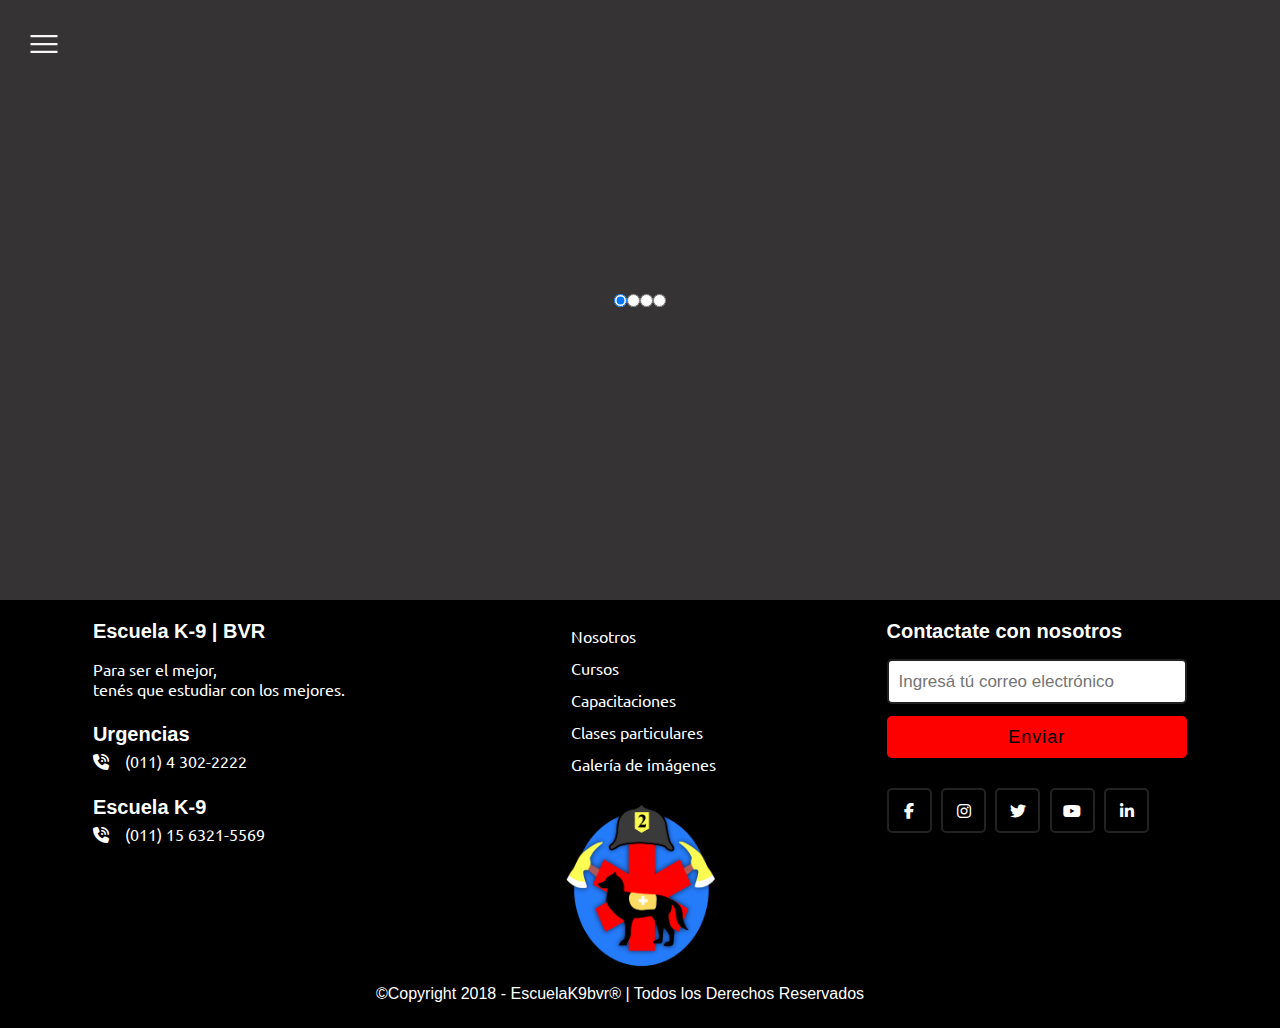
<file: HTML/index.html>
<!DOCTYPE html>
<html lang="en">

<head>
    <meta charset="UTF-8">
    <meta name="viewport" content="width=device-width, initial-scale=1.0">
    <title>Document</title>
    <link rel="preconnect" href="https://fonts.googleapis.com">
    <link rel="preconnect" href="https://fonts.gstatic.com" crossorigin>
    <link href="https://fonts.googleapis.com/css2?family=Ubuntu:wght@300&display=swap" rel="stylesheet">
    <link rel="stylesheet" href="../Style/main.css">
    <link rel="stylesheet" href="../Style/footer.css">
    <link rel="stylesheet" href="../Style/menu.css">

    <link href="https://cdnjs.cloudflare.com/ajax/libs/font-awesome/6.2.1/css/all.min.css" rel="stylesheet" />
</head>

<body>
    <div>

        <button class="burger" onclick="toggleMenu()"></button>
        <div class="menu">
            <nav>
                <img class="logoMenu" src="../Imagenes/logonuevo2.png" style="width: 200px;" alt="">
                <a href="#" style="animation-delay: 0.2s">About</a>
                <a href="#" style="animation-delay: 0.3s">Portfolio</a>
                <a href="#" style="animation-delay: 0.4s">Services</a>
                <a href="#" style="animation-delay: 0.5s">Contact</a>
            </nav>
        </div>
        <div class="contenedorCentro" style="background-color: #353333;">

            <!-- <div class="slide">
                <img class="imgSlide" src="../Imagenes/papa01.jpg" alt="">
                <img class="imgSlide" src="../Imagenes/papa02.jpg" alt="">
                <img class="imgSlide" src="../Imagenes/papa03.jpg" alt="">
                <img class="imgSlide" src="../Imagenes/papa04.jpg" alt="">

            </div> -->

            <div class="container">

                <!-- BUTTONS (input/labels) -->
                <input type="radio" name="slider" id="slide-1-trigger" class="trigger" checked>
                <label class="btn" for="slide-1-trigger"></label>
                <input type="radio" name="slider" id="slide-2-trigger" class="trigger">
                <label class="btn" for="slide-2-trigger"></label>
                <input type="radio" name="slider" id="slide-3-trigger" class="trigger">
                <label class="btn" for="slide-3-trigger"></label>
                <input type="radio" name="slider" id="slide-4-trigger" class="trigger">
                <label class="btn" for="slide-4-trigger"></label>
        
                <!-- SLIDES -->
                <div class="slide-wrapper">
                    <div id="slide-role">
                        <div class="slide slide-1"></div>
                        <div class="slide slide-2"></div>
                        <div class="slide slide-3"></div>
                        <div class="slide slide-4"></div>
                    </div>
                </div>
        
            </div>


        </div>
        <footer style="background-color: #000000;">
            <div class="content">
                <div class="left box">
                    <div class="topic">Escuela K-9 | BVR</div>
                    <p class="mejores" style="text-align: left;">Para ser el mejor, <br>tenés que estudiar con los
                        mejores.</p>

                    <div class="lower">
                        <div class="topic">Urgencias</div>
                        <a class="linkFooter" href="#"><i class="fas fa-phone-volume"></i>(011) 4 302-2222</a>

                        <div class="topic">Escuela K-9</div>
                        <a class="linkFooter" href="#"><i class="fas fa-phone-volume"></i>(011) 15 6321-5569</a>

                    </div>
                </div>
                <div class="middle box">
                    <div><a class="linkFooter" href="#">Nosotros</a></div>
                    <div><a class="linkFooter" href="#">Cursos</a></div>
                    <div><a class="linkFooter" href="#">Capacitaciones</a></div>
                    <div><a class="linkFooter" href="#">Clases particulares</a></div>
                    <div><a class="linkFooter" href="#">Galería de imágenes</a></div>
                    <img class="logoFooter" src="../Imagenes/logonuevo2.png"
                        style="width: 200px; background-color: #000000;" alt="">
                </div>
                <div class="right box">
                    <div class="topic">Contactate con nosotros</div>
                    <form action="#">
                        <input type="text" placeholder="Ingresá tú correo electrónico" style="background: #fff">
                        <input type="submit" name="" value="Enviar">
                        <div class="media-icons">
                            <a href="#"><i class="fab fa-facebook-f"></i></a>
                            <a href="#"><i class="fab fa-instagram"></i></a>
                            <a href="#"><i class="fab fa-twitter"></i></a>
                            <a href="#"><i class="fab fa-youtube"></i></a>
                            <a href="#"><i class="fab fa-linkedin-in"></i></a>
                        </div>
                    </form>
                </div>
                <div class="bottom">
                    <p>©Copyright 2018 - EscuelaK9bvr® | Todos los Derechos Reservados </p>
                </div>
        </footer>
    </div>

    <script type="text/javascript">
        const toggleMenu = () => document.body.classList.toggle("open");
    </script>
    <!-- <script src="../JavaScript/paralax.js"></script> -->

</body>

</html>
</file>
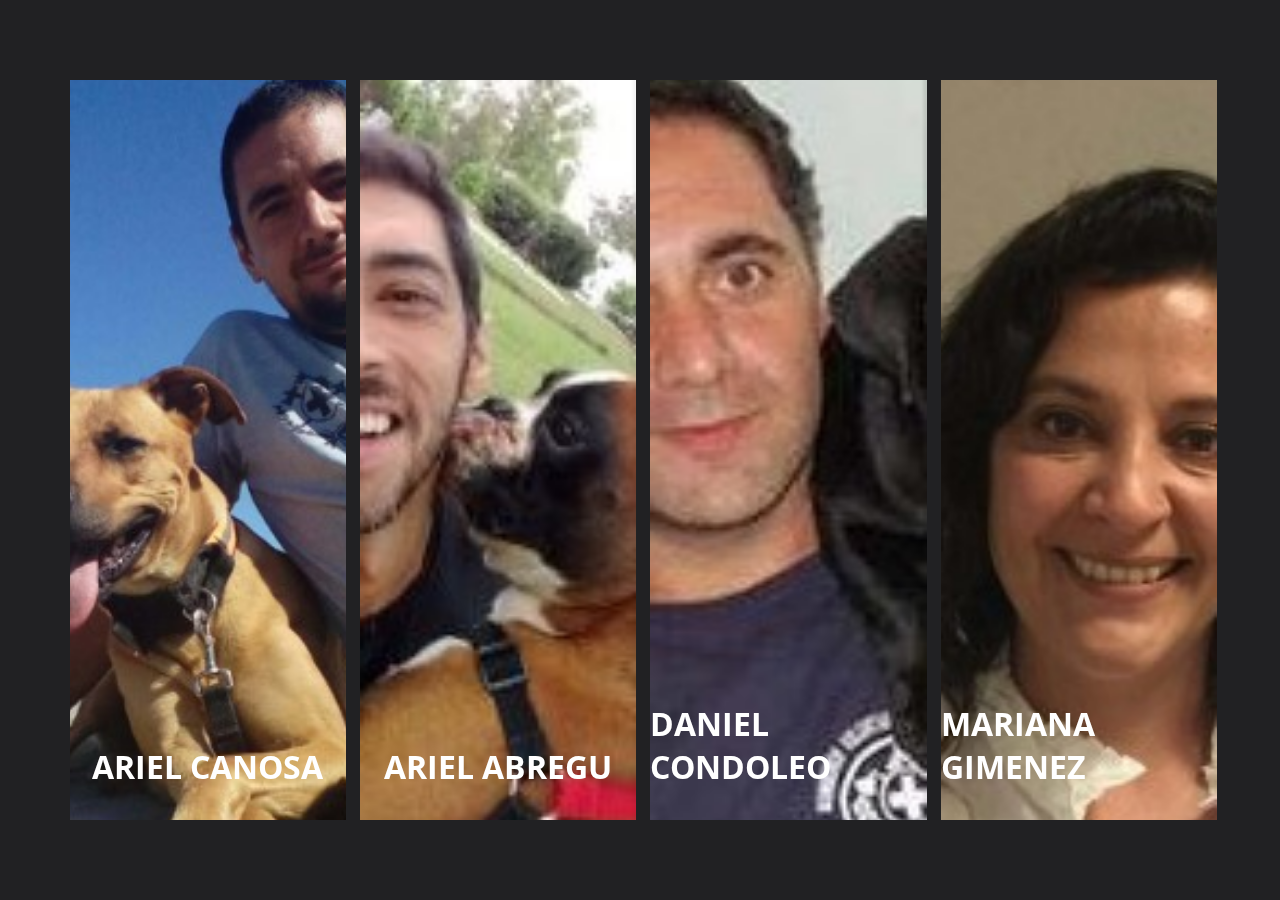
<file: zzzz-Nosotros/index.html>
<!DOCTYPE html>
<html lang="pt-BR">

<head>
  <meta charset="UTF-8">
  <title>Fullscreen Slider - @programador.cs</title>
  <link rel='stylesheet' href='https://fonts.googleapis.com/css?family=Open+Sans'>
  <link rel="stylesheet" href="./style.css">

</head>

<body>
  <div class="conteudo-geral js-conteudo-geral">
    <div class="componente-interno-geral">
      <div class="componente">
        <div class="componente-sem-rolagem">
          <div class="componente-interno">
            <div class="componente-fundo-imagem"></div>
            <div class="componente-visual-inicial">
              <h2 class="componente-titulo">Ariel Canosa</h2>
            </div>
            <div class="componente-content">
              <a class="subr" href="../cards hover efect.html"><div class="componente-text">Ariel</div></a>
              
              <div class="componente-botao-fechar"></div>
            </div>
          </div>
        </div>
        <div class="componente-index">
          <div class="componente-index-back"></div>
          <div class="componente-index-front">
            <div class="componente-index-overlay" data-index="Ariel"></div>
          </div>
        </div>
      </div>
      <div class="componente">
        <div class="componente-sem-rolagem">
          <div class="componente-interno">
            <div class="componente-fundo-imagem"></div>
            <div class="componente-visual-inicial">
              <h2 class="componente-titulo">Ariel Abregu</h2>
            </div>
            <div class="componente-content">
              <a class="subr" href="../cards hover efect.html"><div class="componente-text">Ariel</div></a>
              <div class="componente-botao-fechar"></div>
            </div>
          </div>
        </div>
        <div class="componente-index">
          <div class="componente-index-back"></div>
          <div class="componente-index-front">
            <div class="componente-index-overlay" data-index=""></div>
          </div>
        </div>
      </div>
      <div class="componente">
        <div class="componente-sem-rolagem">
          <div class="componente-interno">
            <div class="componente-fundo-imagem"></div>
            <div class="componente-visual-inicial">
              <h2 class="componente-titulo">Daniel Condoleo</h2>
            </div>
            <div class="componente-content">
              <a class="subr" href="../cards hover efect.html"><div class="componente-text">Daniel</div></a>
              <div class="componente-botao-fechar"></div>
            </div>
          </div>
        </div>
        <div class="componente-index">
          <div class="componente-index-back"></div>
          <div class="componente-index-front">
            <div class="componente-index-overlay" data-index=""></div>
          </div>
        </div>
      </div>
      <div class="componente">
        <div class="componente-sem-rolagem">
          <div class="componente-interno">
            <div class="componente-fundo-imagem"></div>
            <div class="componente-visual-inicial">
              <h2 class="componente-titulo">Mariana Gimenez</h2>
            </div>
            <div class="componente-content">
              <a class="subr" href="../cards hover efect.html"><div class="componente-text">Mariana</div></a>
              <div class="componente-botao-fechar"></div>
            </div>
          </div>
        </div>
        <div class="componente-index">
          <div class="componente-index-back"></div>
          <div class="componente-index-front">
            <div class="componente-index-overlay" data-index=""></div>
          </div>
        </div>
      </div>
      <!--<div class="componente">
        <div class="componente-sem-rolagem">
          <div class="componente-interno">
            <div class="componente-fundo-imagem"></div>
            <div class="componente-visual-inicial">
              <h2 class="componente-titulo">React</h2>
            </div>
            <div class="componente-content">
              <div class="componente-text">React</div>
              <div class="componente-botao-fechar"></div>
            </div>
          </div>
        </div>
        <div class="componente-index">
          <div class="componente-index-back">5</div>
          <div class="componente-index-front">
            <div class="componente-index-overlay" data-index="5">5</div>
          </div>
        </div>
      </div>
    </div>
  -->
  </div>

  <script src="./script.js"></script>

</body>

</html>
</file>
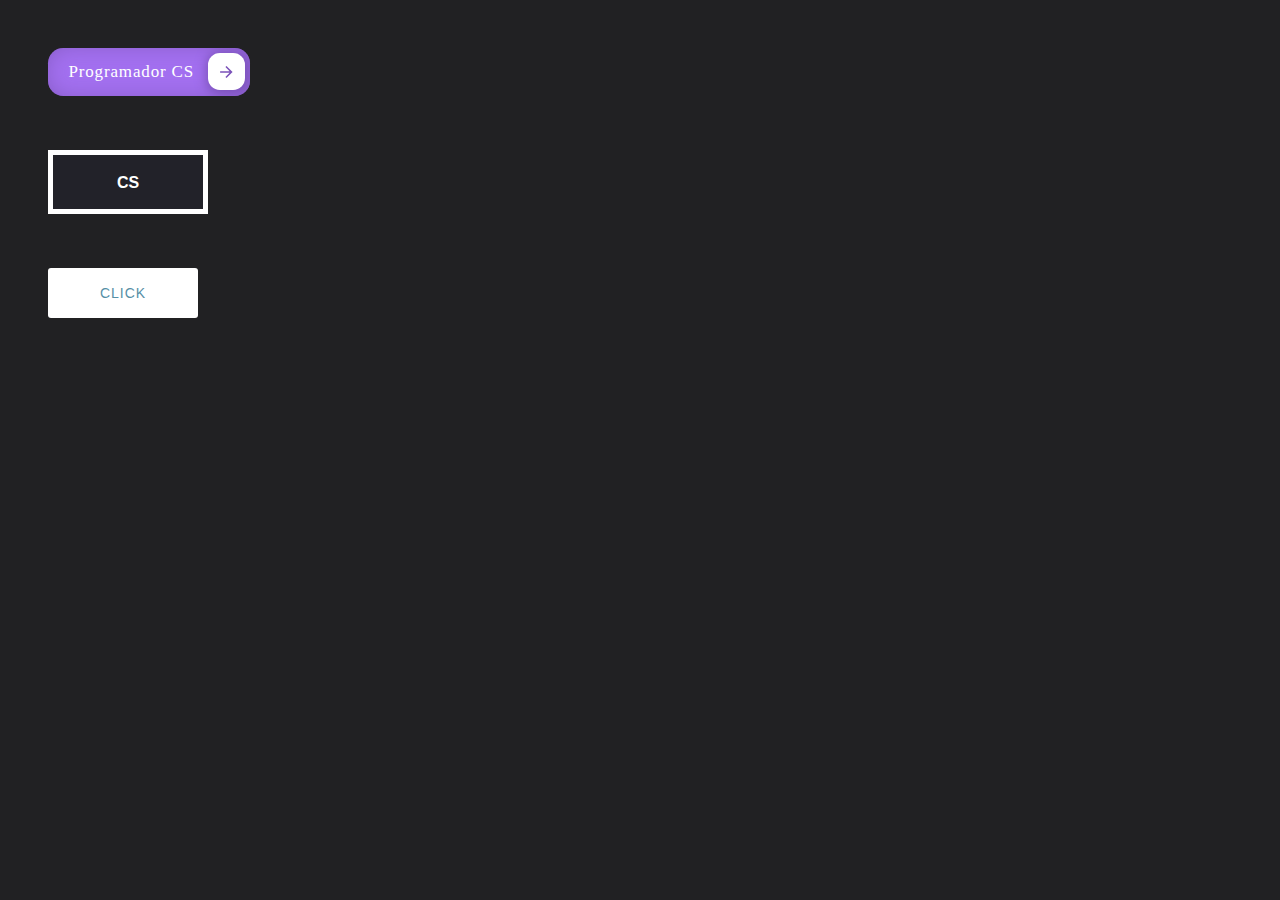
<file: zzzz-Nosotros/Nueva carpeta/botoes-pascoa/index.html>
<!DOCTYPE html>
<html lang="pt-BR">

<head>
   <meta charset="UTF-8">
   <title>Card de Usuário - @programador.cs</title>
   <link rel="stylesheet" href="./style.css">

</head>

<body>
   <div class="conteudo">
      <button class="bt1-container"> Programador CS
         <div class="bt1-container--icone">
            <svg xmlns="http://www.w3.org/2000/svg" viewBox="0 0 24 24" width="24" height="24">
               <path fill="none" d="M0 0h24v24H0z"></path>
               <path fill="currentColor"
                  d="M16.172 11l-5.364-5.364 1.414-1.414L20 12l-7.778 7.778-1.414-1.414L16.172 13H4v-2z"></path>
            </svg>
         </div>
      </button>

      <br />
      <br />
      <br />
      <div class="bt2-container">
         <div class="bt2-container--conteudo-interno">
            <span class="lateral superior">Programador</span>
            <span class="lateral parachoque">CS</span>
         </div>
      </div>
      <br />
      <br />
      <br />
      <div class="bt3-container">
         <button><span></span>
            <p data-texto="Programador CS" data-titulo="Click"></p>
         </button>
      </div>
   </div>
</body>

</html>
</file>
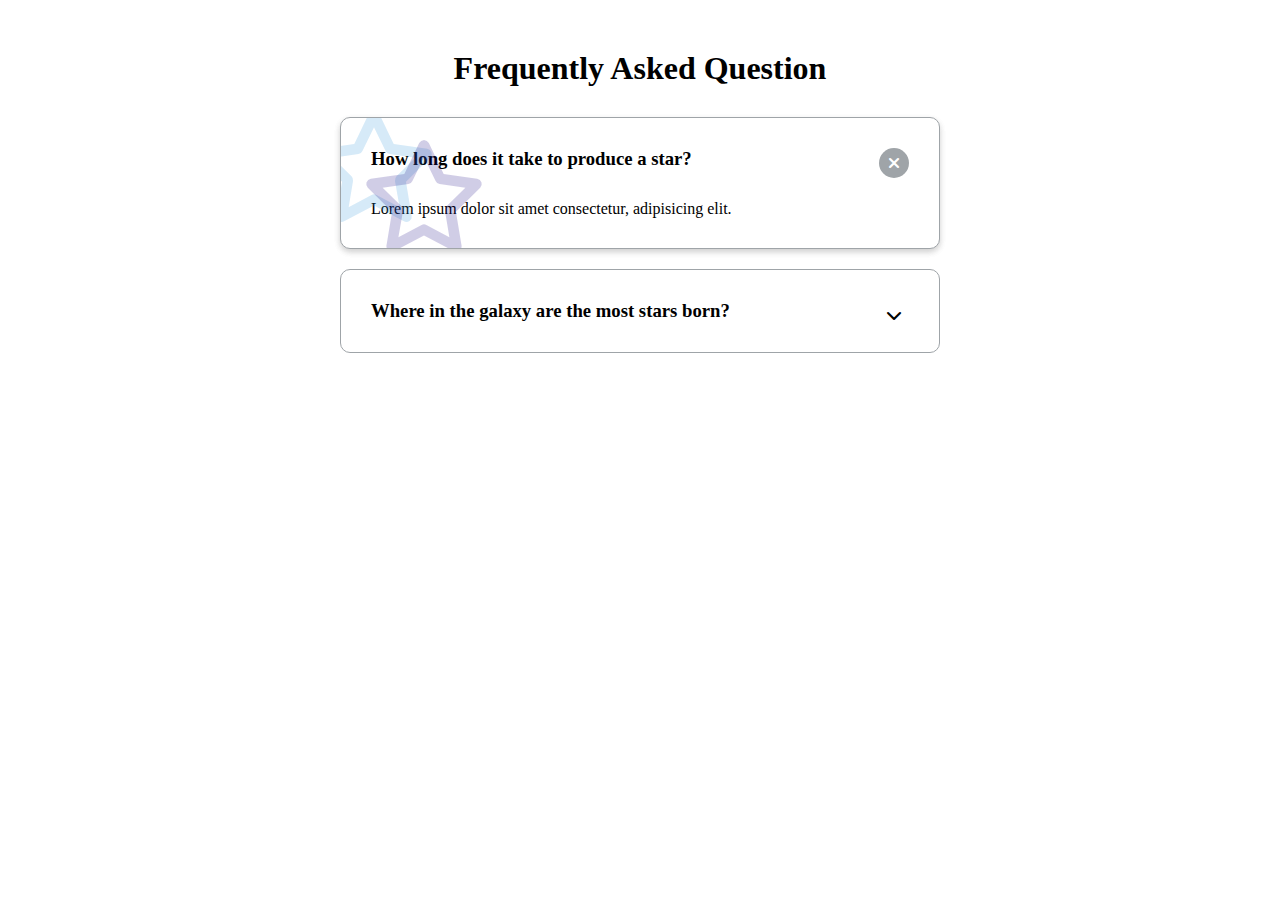
<file: zzzz-Nosotros/Nueva carpeta/faq/index.html>
<!DOCTYPE html>
<html lang="en">
  <head>
    <meta charset="UTF-8" />
    <meta http-equiv="X-UA-Compatible" content="IE=edge" />
    <meta name="viewport" content="width=device-width, initial-scale=1.0" />
    <link rel="stylesheet" href="style.css" />
    <link
      rel="stylesheet"
      href="https://cdnjs.cloudflare.com/ajax/libs/font-awesome/6.2.1/css/all.min.css"
      crossorigin="anonymous"
    />
    <title>FAQ</title>
  </head>
  <body>
    <h1>Frequently Asked Question</h1>
    <div class="faq-container">
      <div class="faq active">
        <h3 class="faq-title">How long does it take to produce a star?</h3>
        <p class="faq-text">
          Lorem ipsum dolor sit amet consectetur, adipisicing elit.
        </p>
        <button class="faq-toggle">
          <i class="fas fa-chevron-down"></i>
          <i class="fas fa-times"></i>
        </button>
      </div>

      <div class="faq">
        <h3 class="faq-title">Where in the galaxy are the most stars born?</h3>
        <p class="faq-text">
          Lorem ipsum dolor, sit amet consectetur adipisicing elit.
        </p>
        <button class="faq-toggle">
          <i class="fas fa-chevron-down"></i>
          <i class="fas fa-times"></i>
        </button>
      </div>
    </div>

    <script src="script.js"></script>
  </body>
</html>
</file>
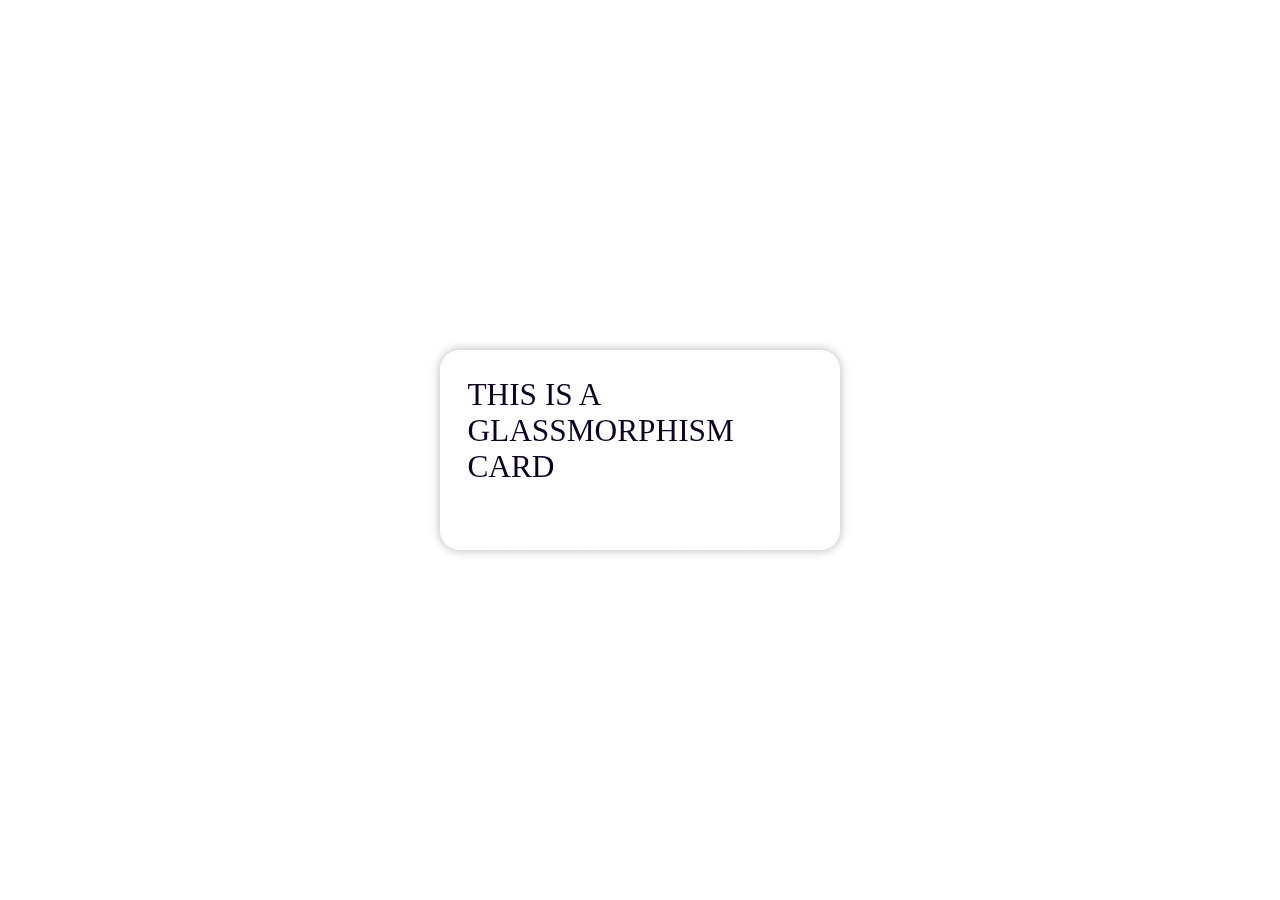
<file: zzzz-Nosotros/Nueva carpeta/glasscard/index.html>
<!DOCTYPE html>
<html lang="en">
<head>
    <meta charset="UTF-8">
    <meta http-equiv="X-UA-Compatible" content="IE=edge">
    <meta name="viewport" content="width=device-width, initial-scale=1.0">
    <title>Glassmorphism</title>
    <link rel="stylesheet" type="text/css" href="style.css" >
</head>
<body>
    <div class="card">
        <p>This is a glassmorphism card</p>
    </div>
</body>
</html>
</file>
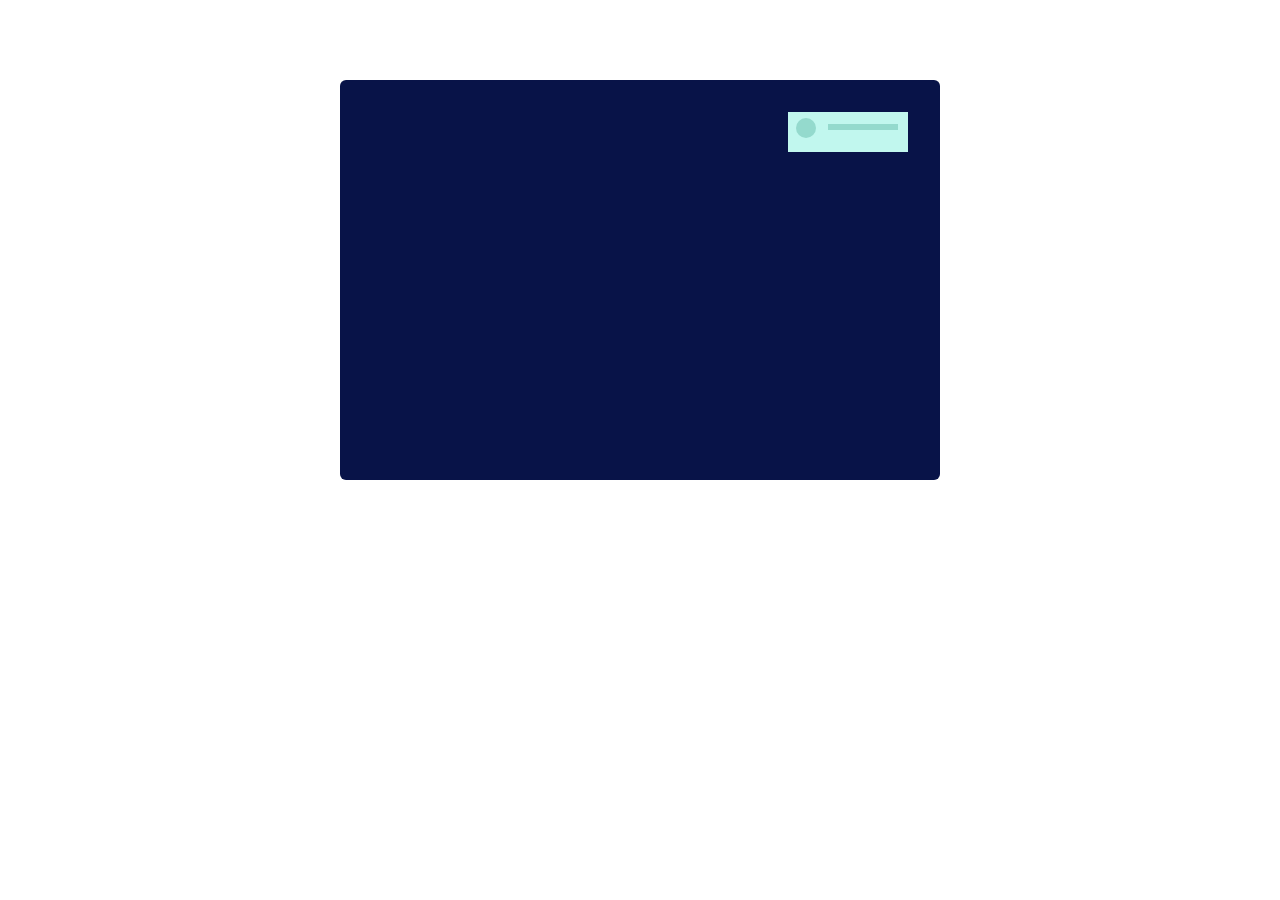
<file: zzzz-Nosotros/Nueva carpeta/Popup/index.html>
<!DOCTYPE html>
<html lang="en">
<head>
    <meta charset="UTF-8">
    <meta http-equiv="X-UA-Compatible" content="IE=edge">
    <meta name="viewport" content="width=device-width, initial-scale=1.0">
    <title>Popup Notification</title>
    <link rel="stylesheet" href="style.css">
</head>
<body>
    <div class="screen">
        <div class="noti">
          <div class="content">
            <div class="id"></div>
            <div class="text"></div>
          </div>
        </div> 
    </div>
</body>
</html>
</file>
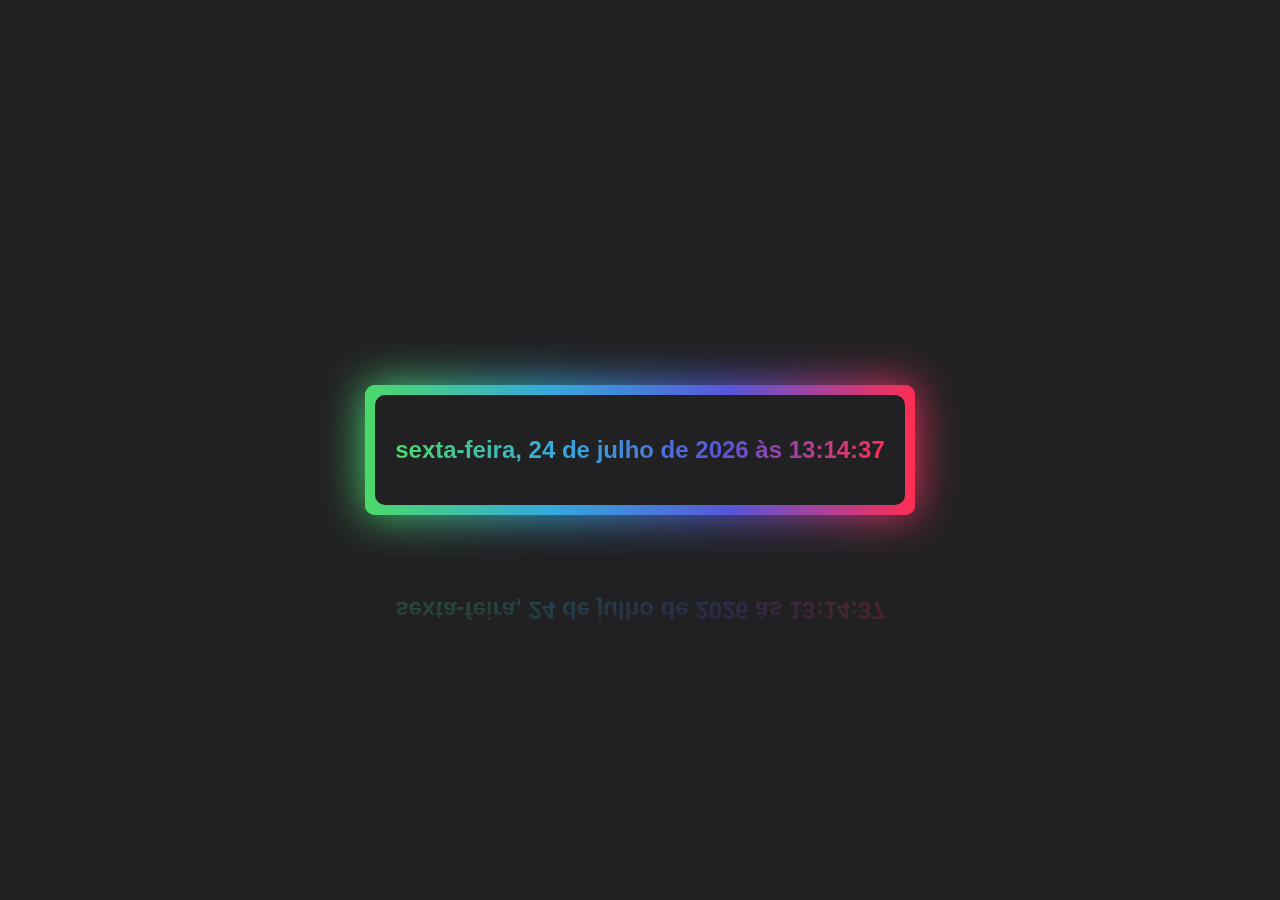
<file: zzzz-Nosotros/Nueva carpeta/relogio-embacado/index.html>
<!DOCTYPE html>
<html lang="pt-BR">

<head>
    <meta charset="UTF-8">
    <meta http-equiv="X-UA-Compatible" content="IE=edge">
    <meta name="viewport" content="width=device-width, initial-scale=1.0">
    <title>Relógio Digital - @programador.cs</title>
    <link rel="stylesheet" href="./styles/styles.css">
</head>

<body>
    <div class="conteudo">
        <div class="relogio">
            <h4 class="js-data"></h4>
        </div>
        <span></span>
        <span></span>
    </div>
    <script src="./script/script.js"></script>
</body>

</html>
</file>
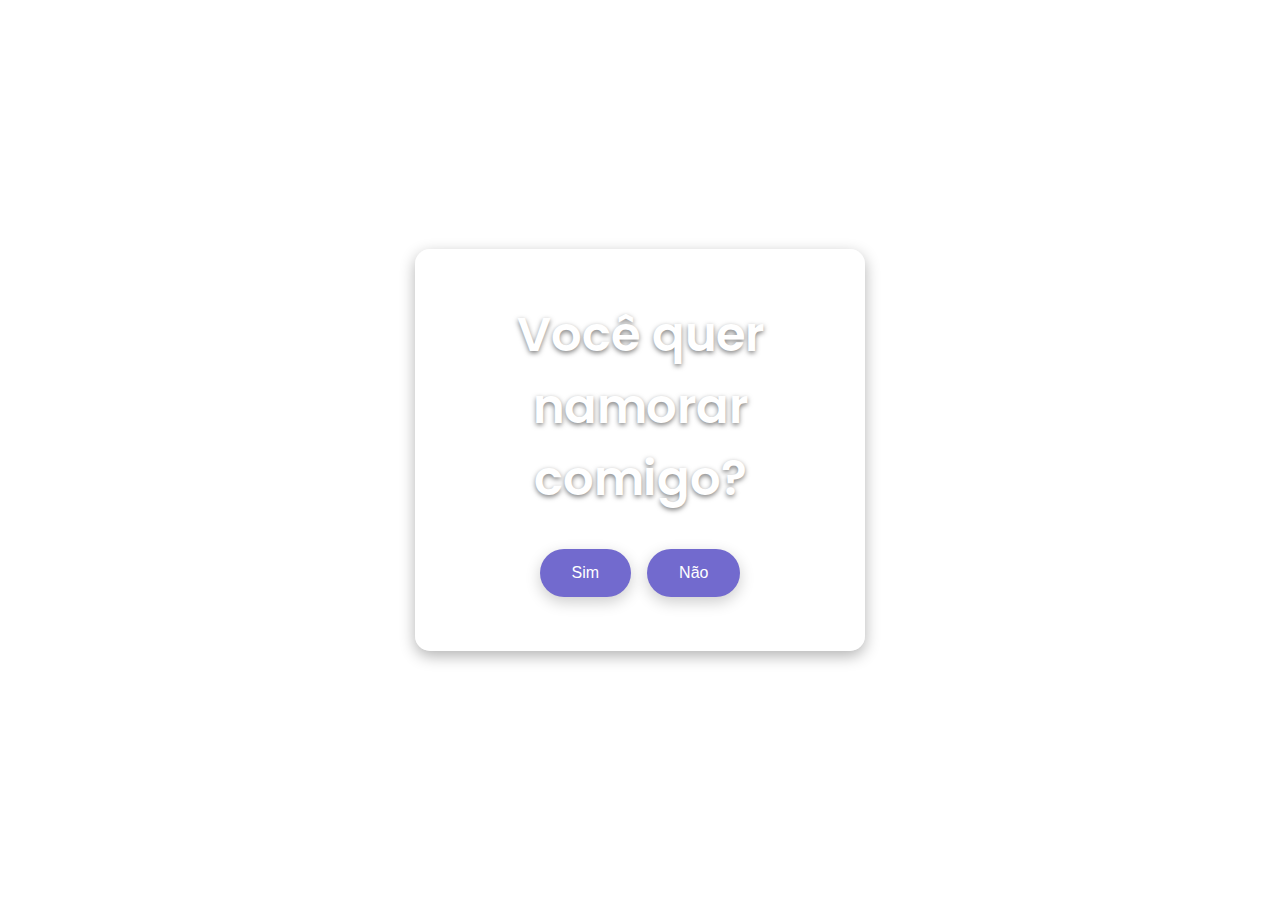
<file: zzzz-Nosotros/Nueva carpeta/template-dia-dos-namorados/index.html>
<!DOCTYPE html>
<html lang="pt-BR">

<head>
    <meta charset="UTF-8">
    <meta http-equiv="X-UA-Compatible" content="IE=edge">
    <meta name="viewport" content="width=device-width, initial-scale=1.0">
    <title>Pedido de namoro. Aceita ou aceita. - @programador.cs</title>

    <link href="https://fonts.googleapis.com/css?family=Poppins:200,400,600&display=swap" rel="stylesheet">
    <style>
        :root {
            --cor-primaria: #8B80F9;
            --cor--secundaria: #414141;
            --cor-primaria-escurecida: #726ace;
            --cor-branca: #fff;
            --cor-caixa: rgba(255, 255, 255, 0.5);
            --cor-sombra-02: rgba(0, 0, 0, 0.2);
            --cor-sombra-03: rgba(0, 0, 0, 0.3);
            --cor-sombra-05: rgba(0, 0, 0, 0.5);
        }

        * {
            margin: 0;
            padding: 0;
            box-sizing: border-box;
        }

        body {
            font-family: 'Poppins', sans-serif;
            background-image: url('https://source.unsplash.com/1600x900/?romantic,love');
            background-repeat: no-repeat;
            background-size: cover;
            height: 100vh;
            display: flex;
            align-items: center;
            justify-content: center;
        }

        h1 {
            font-size: 3em;
            color: var(--cor-branca);
            margin-bottom: 30px;
            font-weight: 600;
            text-shadow: 0 2px 5px var(--cor-sombra-05);
        }

        .conteudo {
            background-color: var(--cor-caixa);
            border-radius: 15px;
            padding: 50px;
            box-shadow: 0 5px 15px var(--cor-sombra-03);
            width: 450px;
            text-align: center;
        }

        .caixa__interno {
            display: flex;
            justify-content: center;
            align-items: center;
            margin-top: 30px;
        }

        button {
            background-color: var(--cor-primaria-escurecida);
            border: none;
            color: var(--cor-branca);
            padding: 15px 32px;
            text-align: center;
            text-decoration: none;
            display: inline-block;
            font-size: 16px;
            margin: 4px 8px;
            cursor: pointer;
            border-radius: 25px;
            box-shadow: 0 5px 15px var(--cor-sombra-02);
            transition: all 0.3s;
        }

        button:hover {
            background-color: var(--cor-primaria);
            transform: translateY(-2px);
        }

        button:focus {
            outline: none;
        }
    </style>
    <script>
        document.addEventListener("DOMContentLoaded", function () {
            const noButton = document.getElementById("botao-negativo");

            noButton.addEventListener("mouseover", function () {
                const x = Math.floor(Math.random() * (window.innerWidth - noButton.clientWidth));
                const y = Math.floor(Math.random() * (window.innerHeight - noButton.clientHeight));
                noButton.style.position = "absolute";
                noButton.style.left = `${x}px`;
                noButton.style.top = `${y}px`;
            });
        });

        function eventoDeClique() {
            window.location.href = "https://www.youtube.com/watch?v=orWnzqBA63w";
        }
    </script>
</head>

<body>
    <div class="conteudo">
        <h1>Você quer namorar comigo?</h1>
        <div class="caixa__interno">
            <button onclick="eventoDeClique()">Sim</button>
            <button id="botao-negativo">Não</button>
        </div>
    </div>
</body>

</html>
</file>
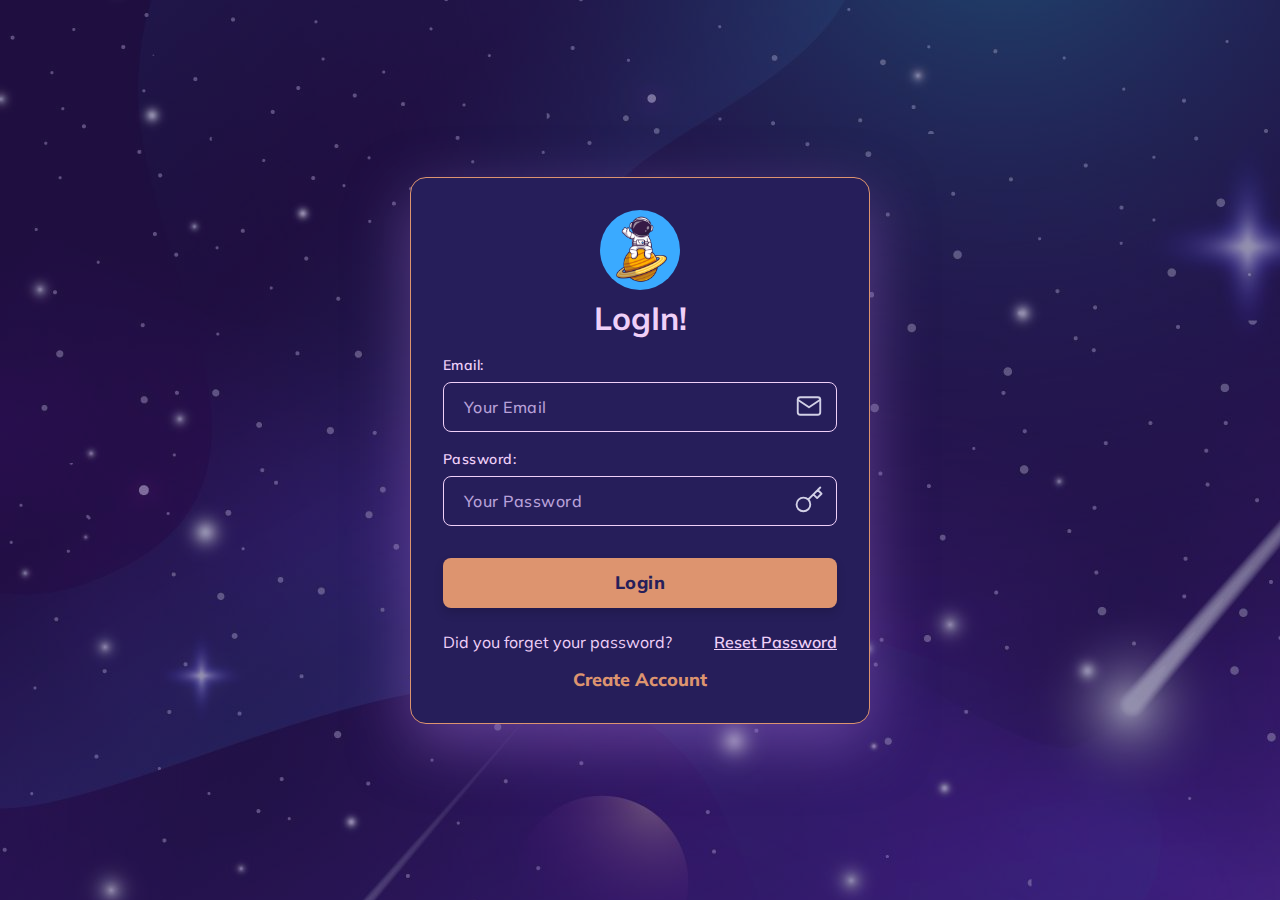
<file: zzzz-Nosotros/Nueva carpeta/ui-main/login-01/index.html>
<!DOCTYPE html>
<html>
    <header>
        <title>Login Example</title>
        <link rel="stylesheet" href="style.css">
    </header>
    <body>
        <span class="background"></span>
        <span class="centering">
            <form class="my-form">
                <span class="login-welcome-row">
                    <img
                        class="login-welcome"
                        src="astronaut.jpg"
                    />
                    <!-- optimize the image in production -->
                    <h1>LogIn!</h1>
                </span>
                <div class="text-field">
                    <label for="email">Email:</label>
                    <input
                        aria-label="Email"
                        type="email"
                        id="email"
                        name="email"
                        placeholder="Your Email"
                        required
                    >
                    <img
                        alt="Email Icon"
                        title="Email Icon"
                        src="email.svg"
                    >
                </div>
                <div class="text-field">
                    <label for="password">Password:</label>
                    <input
                        id="password"
                        type="password"
                        aria-label="Password"
                        name="password"
                        placeholder="Your Password"
                        title="Minimum 6 characters at least 1 Alphabet and 1 Number"
                        pattern="^(?=.*[A-Za-z])(?=.*\d)[A-Za-z\d]{6,}$"
                        required
                    >
                    <img
                        alt="Password Icon"
                        title="Password Icon"
                        src="password.svg"
                    >
                </div>
                <input type="submit" class="my-form__button" value="Login" />
                <div class="my-form__actions">
                    <div class="my-form__row">
                        <span>Did you forget your password?</span>
                        <a href="#" title="Reset Password">Reset Password</a>
                    </div>
                    <div class="my-form__signup">
                        <a href="#" title="Create Account">Create Account</a>
                    </div>
                </div>
            </form>
        </span>
        <script src="script.js"></script>
    </body>
</html>
</file>
<file: Style/main.css>
* {
  padding: 0;
  margin: 0;
}

.contenedorCentro {
  display: flex;
  justify-content: center;
  min-height: 600px;
  padding: 100px;
  flex-direction: column;
}

.container {
  display: flex;
  flex-wrap: wrap;
  justify-content: center;
  padding: 100px;
}

.card {
  position: relative;
  width: 450px;
  height: 800px;
  background: #fff;
  border-radius: 5px;
  overflow: hidden;
  transition: 0.5s;
  margin: 15px 20px;
}

.card:hover {
  box-shadow: 0 5px 15px rgba(0, 0, 0, 0.5);
  transform: translateY(-20px);
}

.card .head {
  height: 125px;
  width: 100%;
  position: relative;
}

.card .head .circle {
  position: absolute;
  width: 450px;
  height: 300px;
  border-radius: 50%;
  background: #fd0101;
  bottom: 0;
}

.card .head .img {
  width: 150px;
  height: 150px;
  position: absolute;
  background: #111;
  padding: 5px;
  border-radius: 50%;
  bottom: -30%;
  left: 50%;
  transform: translate(-50%);
}

.card .head .img img {
  width: 100%;
  height: 100%;
  border-radius: 50%;
  object-fit: cover;
}

.card .descripcion {
  height: 200px;
  padding: 40px 20px 20px 20px;
  text-align: center;
}

.card .descripcion h3 {
  color: #111;
}

.card .descripcion h4 {
  color: #111;
}

.card .descripcion p {
  margin-top: 20px;
  font-size: 15px;
  color: #111;
}

.card .contacto {
  width: 90%;
  height: 75px;
  display: flex;
  align-items: center;
  justify-content: center;
  margin-top: 100px;
  margin-left: 23px;
}

.card .contacto p {
  text-decoration: none;
  color: #fff;
  background: #111;
  padding: 5px 20px;
  border-radius: 5px;
  transition: 0.3s;
}

/* .card .contacto a:hover {
  background: #fed306;
  color: #111;
} */

.accion {
  display: block;
  background-color: #111;
  padding: 0.75rem 1.25rem;
  text-align: center;
  font-size: 0.75rem;
  line-height: 1rem;
  font-weight: 700;
  text-transform: uppercase;
  color: white;
  transition: all 0.15s cubic-bezier(0.4, 0, 0.2, 1);
  text-decoration: none;
}

.accion:hover {
  background-color: #fed306;
  color: #111;
}

@import url("https://fonts.googleapis.com/css2?family=Poppins:wght@200;400;600;700&display=swap");

@import url("https://fonts.googleapis.com/css2?family=Ubuntu:wght@300&display=swap");

.contenedorFooter {
  background-color: #000000;
}

footer {
  width: 100%;
  bottom: 0;
  left: 0;
}

footer .content {
  max-width: 100%;
  margin: auto;
  padding: 20px;
  display: flex;
  flex-wrap: wrap;
  justify-content: space-around;
}

footer .content p,
a {
  color: #fff;
}

footer .content .box {
  transition: all 0.4s ease;
}
footer .content .topic {
  font-size: 20px;
  font-weight: 600;
  color: #fff;
  margin-bottom: 16px;
}
footer .content p {
  text-align: center;
}
footer .content .lower .topic {
  margin: 24px 0 5px 0;
}
footer .content .lower i {
  padding-right: 16px;
}
footer .content .middle {
  padding-left: 80px;
}
footer .content .middle a {
  line-height: 32px;
}
footer .content .right input[type="text"] {
  height: 45px;
  width: 100%;
  outline: none;
  color: #d9d9d9;

  border-radius: 5px;
  padding-left: 10px;
  font-size: 17px;
  border: 2px solid #222222;
}
footer .content .right input[type="submit"] {
  height: 42px;
  width: 100%;
  font-size: 18px;
  color: #000000;
  background: #fd0101;
  outline: none;
  border-radius: 5px;
  letter-spacing: 1px;
  cursor: pointer;
  margin-top: 12px;
  border: 2px solid #fd0101;
  transition: all 0.3s ease-in-out;
}
.content .right input[type="submit"]:hover {
  color: #fd0101;
}

.linkFooter {
  text-decoration: none;
  font-family: "Ubuntu", sans-serif;
}

.mejores {
  text-align: left;
  font-family: "Ubuntu", sans-serif;
}

.linkFooter :visited {
  text-decoration: none;
}

footer .content .media-icons a {
  font-size: 16px;
  height: 45px;
  width: 45px;
  display: inline-block;
  text-align: center;
  line-height: 43px;
  border-radius: 5px;
  border: 2px solid #222222;
  margin: 30px 5px 0 0;
  transition: all 0.3s ease;
}
.content .media-icons a:hover {
  border-color: #fd0101;
}
footer .bottom {
  width: 100%;
  text-align: right;
  color: #d9d9d9;
  padding: 0 40px 5px 0;
}
footer .bottom a {
  color: #fff;
}
footer a {
  transition: all 0.3s ease;
}
footer a:hover {
  color: #fff;
}
@media (max-width: 1100px) {
  footer .content .middle {
    padding-left: 50px;
  }
}
@media (max-width: 950px) {
  footer .content .box {
    width: 50%;
  }
  .content .right {
    margin-top: 40px;
  }
}
@media (max-width: 560px) {
  footer {
    position: relative;
  }
  footer .content .box {
    width: 100%;
    margin-top: 30px;
  }
  footer .content .middle {
    padding-left: 0;
  }
}

.logoFooter {
  margin-left: -30px;
}

div.container-footer.w-container {
  box-sizing: border-box;
  margin-left: auto;
  margin-right: auto;
  max-width: 100%;
  padding-bottom: 40px;
  padding-top: 70px;
  background-color: #000000;
}
</file>
<file: Style/footer.css>
@import url("https://fonts.googleapis.com/css2?family=Poppins:wght@200;400;600;700&display=swap");

@import url('https://fonts.googleapis.com/css2?family=Ubuntu:wght@300&display=swap');

.contenedorFooter {
  background-color: #000000;
}

footer {
  width: 100%;
  bottom: 0;
  left: 0;
  
}

footer .content {
  max-width: 100%;
  margin: auto;
  padding: 20px;
  display: flex;
  flex-wrap: wrap;
  justify-content: space-around;
}

footer .content p,
a {
  color: #fff;
}

footer .content .box {
 
  transition: all 0.4s ease;
}
footer .content .topic {
  font-size: 20px;
  font-weight: 600;
  color: #fff;
  margin-bottom: 16px;
}
footer .content p {
  text-align: center;
}
footer .content .lower .topic {
  margin: 24px 0 5px 0;
}
footer .content .lower i {
  padding-right: 16px;
}
footer .content .middle {
  padding-left: 80px;
}
footer .content .middle a {
  line-height: 32px;
}
footer .content .right input[type="text"] {
  height: 45px;
  width: 100%;
  outline: none;
  color: #d9d9d9;

  border-radius: 5px;
  padding-left: 10px;
  font-size: 17px;
  border: 2px solid #222222;
}
footer .content .right input[type="submit"] {
  height: 42px;
  width: 100%;
  font-size: 18px;
  color: #000000;
  background: #fd0101;
  outline: none;
  border-radius: 5px;
  letter-spacing: 1px;
  cursor: pointer;
  margin-top: 12px;
  border: 2px solid #fd0101;
  transition: all 0.3s ease-in-out;
}
.content .right input[type="submit"]:hover {
  color: #fd0101;
}

.linkFooter {
  text-decoration: none;
  font-family: 'Ubuntu', sans-serif;
}

.mejores{
  text-align: left;
  font-family: 'Ubuntu', sans-serif;
}

.linkFooter :visited {
  text-decoration: none;
}

footer .content .media-icons a {
  font-size: 16px;
  height: 45px;
  width: 45px;
  display: inline-block;
  text-align: center;
  line-height: 43px;
  border-radius: 5px;
  border: 2px solid #222222;
  margin: 30px 5px 0 0;
  transition: all 0.3s ease;
}
.content .media-icons a:hover {
  border-color: #fd0101;
}
footer .bottom {
  width: 100%;
  text-align: right;
  color: #d9d9d9;
  padding: 0 40px 5px 0;
}
footer .bottom a {
  color: #fff;
}
footer a {
  transition: all 0.3s ease;
}
footer a:hover {
  color: #fff;
}
@media (max-width: 1100px) {
  footer .content .middle {
    padding-left: 50px;
  }
}
@media (max-width: 950px) {
  footer .content .box {
    width: 50%;
  }
  .content .right {
    margin-top: 40px;
  }
}
@media (max-width: 560px) {
  footer {
    position: relative;
  }
  footer .content .box {
    width: 100%;
    margin-top: 30px;
  }
  footer .content .middle {
    padding-left: 0;
  }
}

.logoFooter {
  margin-left: -30px;
}

div.container-footer.w-container {
  box-sizing: border-box;
  margin-left: auto;
  margin-right: auto;
  max-width: 100%;
  padding-bottom: 40px;
  padding-top: 70px;
  background-color: #000000;
}
</file>
<file: Style/menu.css>
/* * {
    box-sizing: border-box;
  } */
  
  /* body {
    font-family: "Euclid Circular A", Poppins;
    color: #f9f9f9;
    background-image: url("bg.webp");
    background-size: 400%;
    background-repeat: no-repeat;
    background-position: 0% 10%;
  } */
  
  button {
    border: 0;
    padding: 0;
    background: transparent;
    cursor: pointer;
  }
  
  .burger,
  .menu {
    position: fixed;
  }
  
  .burger {
    z-index: 300000;
    top: 0;
    left: 0;
    display: grid;
    place-items: center;
    width: 88px;
    height: 88px;
    background-image: url("../Imagenes/menu.svg");
    background-repeat: no-repeat;
    background-position: center;
  }
  
  body.open .burger {
    background-image: url("../Imagenes/close.svg");
  }
  
  .menu {
    z-index: 2;
    top: 0;
    left: 0;
    display: grid;
    place-items: center;
    width: 100%;
    height: 100%;
    background: #000000;
    translate: -100% 0;
    transition: translate 0.375s cubic-bezier(0.175, 0.885, 0.32, 1);
    z-index: 10000;
  }
  
  .menu nav {
    opacity: 0;
  }
  
  @keyframes menu-in {
    0% {
      clip-path: ellipse(60% 60% at 0% 50%);
    }
    100% {
      clip-path: ellipse(120% 120% at 0% 50%);
    }
  }
  
  body.open .menu {
    opacity: 1;
    visibility: visible;
    translate: 0;
    animation: menu-in 0.375s;
  }
  
  body.open .menu nav {
    opacity: 1;
  }
  
  .menu nav:hover a {
    opacity: 0.25;
  }
  
  .menu nav a:hover {
    opacity: 1;
  }
  
  .menu nav {
    display: flex;
    flex-direction: column;
    justify-content: center;
    align-items: center;
  }
  
  .menu a {
    position: relative;
    color: #f9f9f9;
    font-size: 32px;
    font-family: "Euclid Circular A";
    padding: 20px 0;
    width: 300px;
    text-decoration: none;
    transition: 0.4s;
  }
  
  .menu a::before,
  .menu a::after {
    content: "";
    position: absolute;
    left: 0;
    bottom: 10px;
    width: 100%;
    height: 2px;
    border-radius: 2px;
    transition: 0.4s;
  }
  
  .menu a::before {
    opacity: 0;
    background: #fd0101;
  }
  
  .menu a::after {
    transform: scaleX(0);
    transform-origin: 0% 50%;
    background: #fd0101;
  }
  
  .menu a:hover::before {
    opacity: 1;
  }
  
  .menu a:hover::after {
    transform: scaleX(1);
  }
  
  body.open .menu a {
    animation: appear 0.25s backwards;
  }
  
  @keyframes appear {
    0% {
      opacity: 0;
      translate: -30px 0;
    }
    100% {
      opacity: 1;
    }
  }
  
  .logoMenu{
    margin-left: -170px;
  }

























































  *,
*:before,
*:after {
  box-sizing: border-box;
  margin: 0;
  padding: 0;
}

body {
  background: #212123;
  font-family: "Open Sans", Helvetica, Arial, sans-serif;
}

.conteudo-geral {
  position: relative;
  overflow: hidden;
  height: 100vh;
  padding: 80px 70px;
}
.componente-interno-geral {
  position: relative;
  height: 100%;
}
.componente-interno-geral:hover .componente-fundo-imagem:after {
  opacity: 1;
}

.componente {
  position: absolute;
  left: 0;
  top: 0;
  width: 24.2%;
  height: 100%;
  background: #252525;
  transition: transform 0.6s 0.7s, width 0.7s, opacity 0.6s 0.7s,
    z-index 0s 1.3s;
  will-change: transform, width, opacity;
}
.componente:not(.caixa-conteudo-ativo) {
  cursor: pointer;
}
.componente-sem-rolagem {
  overflow: hidden;
  position: relative;
  height: 100%;
}
.componente-interno {
  overflow: hidden;
  position: relative;
  height: 100%;
  transition: transform 1s;
}
.conteudo-geral.js-conteudo-geral .componente-interno {
  transform: translate3d(0, 100%, 0);
}
.componente-fundo-imagem {
  position: relative;
  height: 100%;
  transition: transform 0.6s 0.7s;
  will-change: transform;
}

.conteudo-geral.caixa--componente-ativo .componente-fundo-imagem {
  width: calc(100vw - 200px);
  height: calc(60vh + 500px);
}

.componente-fundo-imagem:before {
  content: "";
  position: absolute;
  left: 0;
  top: -5%;
  width: 100%;
  height: 110%;
  background-size: cover;
  background-position: center center;
  transition: transform 1s;
  transform: translate3d(0, 0, 0) scale(1);
}

.conteudo-geral.js-conteudo-geral .componente-fundo-imagem:before {
  transform: translate3d(0, -100%, 0) scale(1.2);
}
.componente.caixa-conteudo-ativo .componente-fundo-imagem:before {
  transition: transform 0.8s;
}
/* .componente-fundo-imagem:after {
  content: "";
  z-index: 1;
  position: absolute;
  left: 0;
  top: 0;
  width: 100%;
  height: 100%;
  background: rgba(0, 0, 0, 0.7);
  opacity: 0;
  transition: opacity 0.5s;
}
.conteudo-geral.caixa--componente-ativo .componente-fundo-imagem:after {
  transition: opacity 0.5s 1.4s;
  opacity: 1 !important;
} */
.componente-visual-inicial {
  z-index: 2;
  display: flex;
  justify-content: center;
  align-items: flex-end;
  padding-bottom: 2rem;
  position: absolute;
  left: 0;
  top: 0;
  width: 100%;
  height: 100%;
  transition: all 0.3s 1.2s;
}
.conteudo-geral.js-conteudo-geral .componente-visual-inicial {
  opacity: 0;
  transform: translateY(10px);
}
.conteudo-geral.caixa--componente-ativo .componente-visual-inicial {
  opacity: 0;
  transform: translateY(30px);
  transition: all 0.5s;
}
.componente-titulo {
  color: #fff;
  text-transform: uppercase;
  font-size: 2rem;
}
.componente-content {
  z-index: -1;
  position: absolute;
  left: 0;
  top: 0;
  width: 100%;
  height: 100%;
  padding: 30px;
  opacity: 0;
  pointer-events: none;
  transition: all 0.1s;
}
.componente.caixa-conteudo-ativo .componente-content {
  z-index: 2;
  opacity: 1;
  pointer-events: auto;
  transition: all 0.5s 1.4s;
}
.componente-text {
  text-transform: uppercase;
  font-size: 40px;
  color: #fff;
}
.componente-botao-fechar {
  z-index: -1;
  position: absolute;
  right: 10px;
  top: 10px;
  width: 60px;
  height: 60px;
  opacity: 0;
  pointer-events: none;
  transition: all 0s 0.45s;
  cursor: pointer;
}
.componente.caixa-conteudo-ativo .componente-botao-fechar {
  z-index: 5;
  opacity: 1;
  pointer-events: auto;
  transition: all 0s 1.4s;
}
.componente-botao-fechar:before,
.componente-botao-fechar:after {
  content: "";
  position: absolute;
  left: 0;
  top: 50%;
  width: 100%;
  height: 8px;
  margin-top: -4px;
  background: #fff;
  opacity: 0;
  transition: opacity 0s;
}
.componente.caixa-conteudo-ativo .componente-botao-fechar:before,
.componente.caixa-conteudo-ativo .componente-botao-fechar:after {
  opacity: 1;
}
.componente-botao-fechar:before {
  transform: rotate(45deg) translateX(100%);
}
.componente.caixa-conteudo-ativo .componente-botao-fechar:before {
  transition: all 0.3s 1.4s cubic-bezier(0.72, 0.09, 0.32, 1.57);
  transform: rotate(45deg) translateX(0);
}
.componente-botao-fechar:after {
  transform: rotate(-45deg) translateX(100%);
}
.componente.caixa-conteudo-ativo .componente-botao-fechar:after {
  transition: all 0.3s 1.55s cubic-bezier(0.72, 0.09, 0.32, 1.57);
  transform: rotate(-45deg) translateX(0);
}
.componente-index {
  overflow: hidden;
  position: absolute;
  left: 0;
  top: 0px;
  width: 100%;
  height: 100%;
  min-height: 250px;
  text-align: center;
  font-size: 20vw;
  line-height: 0.85;
  font-weight: bold;
  transition: transform 0.5s, opacity 0.3s 1.4s;
  transform: translate3d(0, 1vw, 0);
}
.componente:hover .componente-index {
  transform: translate3d(0, 0, 0);
}
.conteudo-geral.caixa--componente-ativo .componente-index {
  transition: transform 0.5s, opacity 0.3s;
  opacity: 0;
}
.componente-index-back,
.componente-index-front {
  position: absolute;
  left: 0;
  top: 0;
  width: 100%;
}
.componente-index-back {
  color: #2f3840;
  opacity: 0;
  transition: opacity 0.25s 0.25s;
}
.componente:hover .componente-index-back {
  transition: opacity 0.25s;
  opacity: 1;
}
.componente-index-overlay {
  overflow: hidden;
  position: relative;
  transform: translate3d(0, 100%, 0);
  transition: transform 0.5s 0.1s;
  color: transparent;
}
.componente-index-overlay:before {
  content: attr(data-index);
  position: absolute;
  left: 0;
  bottom: 0;
  width: 100%;
  height: 100%;
  color: #fff;
  transform: translate3d(0, -100%, 0);
  transition: transform 0.5s 0.1s;
}
.componente:hover .componente-index-overlay {
  transform: translate3d(0, 0, 0);
}
.componente:hover .componente-index-overlay:before {
  transform: translate3d(0, 0, 0);
}
.componente:nth-child(1) {
  transform: translate3d(0%, 0, 0);
  transform-origin: 50% 50%;
}
.conteudo-geral.caixa--componente-ativo
  .componente:nth-child(1):not(.caixa-conteudo-ativo) {
  transform: scale(0.5) translate3d(0%, 0, 0);
  opacity: 0;
  transition: transform 0.95s, opacity 0.95s;
}
.componente:nth-child(1) .componente-interno {
  transition-delay: 0s;
}
.componente:nth-child(1) .componente-fundo-imagem {
  transform: translate3d(0%, 0, 0);
}
.componente:nth-child(1) .componente-fundo-imagem:before {
  transition-delay: 0s;
  background-image: url("./ariel_canosa.jpg");
}
.componente:nth-child(2) {
  transform: translate3d(105.2083333333%, 0, 0);
  transform-origin: 155.2083333333% 50%;
}
.subr {
  text-decoration: none;
}
.conteudo-geral.caixa--componente-ativo
  .componente:nth-child(2):not(.caixa-conteudo-ativo) {
  transform: scale(0.5) translate3d(105.2083333333%, 0, 0);
  opacity: 0;
  transition: transform 0.95s, opacity 0.95s;
}
.componente:nth-child(2) .componente-interno {
  transition-delay: 0.1s;
}
.componente:nth-child(2) .componente-fundo-imagem:before {
  transition-delay: 0.1s;
  background-image: url("./ariel_abregu.jpg");
}
.componente:nth-child(3) {
  transform: translate3d(210.4166666667%, 0, 0);
  transform-origin: 260.4166666667% 50%;
}
.conteudo-geral.caixa--componente-ativo
  .componente:nth-child(3):not(.caixa-conteudo-ativo) {
  transform: scale(0.5) translate3d(210.4166666667%, 0, 0);
  opacity: 0;
  transition: transform 0.95s, opacity 0.95s;
}
.componente:nth-child(3) .componente-interno {
  transition-delay: 0.2s;
}
.componente:nth-child(3) .componente-fundo-imagem:before {
  transition-delay: 0.2s;
  background-image: url("./daniel_condoleo.jpg");
}
.componente:nth-child(4) {
  transform: translate3d(315.625%, 0, 0);
  transform-origin: 365.625% 50%;
}
.conteudo-geral.caixa--componente-ativo
  .componente:nth-child(4):not(.caixa-conteudo-ativo) {
  transform: scale(0.5) translate3d(315.625%, 0, 0);
  opacity: 0;
  transition: transform 0.95s, opacity 0.95s;
}
.componente:nth-child(4) .componente-interno {
  transition-delay: 0.3s;
}
.componente:nth-child(4) .componente-fundo-imagem:before {
  transition-delay: 0.3s;
  background-image: url("./mariano_gimenez.jpg");
}
.componente:nth-child(5) {
  transform: translate3d(420.8333333333%, 0, 0);
  transform-origin: 470.8333333333% 50%;
}
.conteudo-geral.caixa--componente-ativo
  .componente:nth-child(5):not(.caixa-conteudo-ativo) {
  transform: scale(0.5) translate3d(420.8333333333%, 0, 0);
  opacity: 0;
  transition: transform 0.95s, opacity 0.95s;
}
.componente:nth-child(5) .componente-interno {
  transition-delay: 0.4s;
}
.componente:nth-child(5) .componente-fundo-imagem:before {
  transition-delay: 0.4s;
  background-image: url("../images/ic-react.jpg");
}
.componente:hover .componente-fundo-imagem:after {
  opacity: 0;
}
.componente.caixa-conteudo-ativo {
  z-index: 1;
  width: 100%;
  transform: translate3d(0, 0, 0);
  transition: transform 0.6s, width 0.7s 0.7s, z-index 0s;
}
.componente.caixa-conteudo-ativo .componente-fundo-imagem {
  transform: translate3d(0, 0, 0);
  transition: transform 0.6s;
}
.componente.caixa-conteudo-ativo .componente-fundo-imagem:before {
  transition-delay: 0.6s;
  transform: scale(1.1);
}

@media screen and (max-width: 1120px) {
  .componente-titulo {
    font-size: 1rem;
  }
}
</file>
<file: zzzz-Nosotros/style.css>
*,
*:before,
*:after {
  box-sizing: border-box;
  margin: 0;
  padding: 0;
}

body {
  background: #212123;
  font-family: "Open Sans", Helvetica, Arial, sans-serif;
}

.conteudo-geral {
  position: relative;
  overflow: hidden;
  height: 100vh;
  padding: 80px 70px;
}
.componente-interno-geral {
  position: relative;
  height: 100%;
}
.componente-interno-geral:hover .componente-fundo-imagem:after {
  opacity: 1;
}

.componente {
  position: absolute;
  left: 0;
  top: 0;
  width: 24.2%;
  height: 100%;
  background: #252525;
  transition: transform 0.6s 0.7s, width 0.7s, opacity 0.6s 0.7s,
    z-index 0s 1.3s;
  will-change: transform, width, opacity;
}
.componente:not(.caixa-conteudo-ativo) {
  cursor: pointer;
}
.componente-sem-rolagem {
  overflow: hidden;
  position: relative;
  height: 100%;
}
.componente-interno {
  overflow: hidden;
  position: relative;
  height: 100%;
  transition: transform 1s;
}
.conteudo-geral.js-conteudo-geral .componente-interno {
  transform: translate3d(0, 100%, 0);
}
.componente-fundo-imagem {
  position: relative;
  height: 100%;
  transition: transform 0.6s 0.7s;
  will-change: transform;
}

.conteudo-geral.caixa--componente-ativo .componente-fundo-imagem {
  width: calc(100vw - 200px);
  height: calc(60vh + 500px);
}

.componente-fundo-imagem:before {
  content: "";
  position: absolute;
  left: 0;
  top: -5%;
  width: 100%;
  height: 110%;
  background-size: cover;
  background-position: center center;
  transition: transform 1s;
  transform: translate3d(0, 0, 0) scale(1);
}

.conteudo-geral.js-conteudo-geral .componente-fundo-imagem:before {
  transform: translate3d(0, -100%, 0) scale(1.2);
}
.componente.caixa-conteudo-ativo .componente-fundo-imagem:before {
  transition: transform 0.8s;
}
/* .componente-fundo-imagem:after {
  content: "";
  z-index: 1;
  position: absolute;
  left: 0;
  top: 0;
  width: 100%;
  height: 100%;
  background: rgba(0, 0, 0, 0.7);
  opacity: 0;
  transition: opacity 0.5s;
}
.conteudo-geral.caixa--componente-ativo .componente-fundo-imagem:after {
  transition: opacity 0.5s 1.4s;
  opacity: 1 !important;
} */
.componente-visual-inicial {
  z-index: 2;
  display: flex;
  justify-content: center;
  align-items: flex-end;
  padding-bottom: 2rem;
  position: absolute;
  left: 0;
  top: 0;
  width: 100%;
  height: 100%;
  transition: all 0.3s 1.2s;
}
.conteudo-geral.js-conteudo-geral .componente-visual-inicial {
  opacity: 0;
  transform: translateY(10px);
}
.conteudo-geral.caixa--componente-ativo .componente-visual-inicial {
  opacity: 0;
  transform: translateY(30px);
  transition: all 0.5s;
}
.componente-titulo {
  color: #fff;
  text-transform: uppercase;
  font-size: 2rem;
}
.componente-content {
  z-index: -1;
  position: absolute;
  left: 0;
  top: 0;
  width: 100%;
  height: 100%;
  padding: 30px;
  opacity: 0;
  pointer-events: none;
  transition: all 0.1s;
}
.componente.caixa-conteudo-ativo .componente-content {
  z-index: 2;
  opacity: 1;
  pointer-events: auto;
  transition: all 0.5s 1.4s;
}
.componente-text {
  text-transform: uppercase;
  font-size: 40px;
  color: #fff;
}
.componente-botao-fechar {
  z-index: -1;
  position: absolute;
  right: 10px;
  top: 10px;
  width: 60px;
  height: 60px;
  opacity: 0;
  pointer-events: none;
  transition: all 0s 0.45s;
  cursor: pointer;
}
.componente.caixa-conteudo-ativo .componente-botao-fechar {
  z-index: 5;
  opacity: 1;
  pointer-events: auto;
  transition: all 0s 1.4s;
}
.componente-botao-fechar:before,
.componente-botao-fechar:after {
  content: "";
  position: absolute;
  left: 0;
  top: 50%;
  width: 100%;
  height: 8px;
  margin-top: -4px;
  background: #fff;
  opacity: 0;
  transition: opacity 0s;
}
.componente.caixa-conteudo-ativo .componente-botao-fechar:before,
.componente.caixa-conteudo-ativo .componente-botao-fechar:after {
  opacity: 1;
}
.componente-botao-fechar:before {
  transform: rotate(45deg) translateX(100%);
}
.componente.caixa-conteudo-ativo .componente-botao-fechar:before {
  transition: all 0.3s 1.4s cubic-bezier(0.72, 0.09, 0.32, 1.57);
  transform: rotate(45deg) translateX(0);
}
.componente-botao-fechar:after {
  transform: rotate(-45deg) translateX(100%);
}
.componente.caixa-conteudo-ativo .componente-botao-fechar:after {
  transition: all 0.3s 1.55s cubic-bezier(0.72, 0.09, 0.32, 1.57);
  transform: rotate(-45deg) translateX(0);
}
.componente-index {
  overflow: hidden;
  position: absolute;
  left: 0;
  top: 0px;
  width: 100%;
  height: 100%;
  min-height: 250px;
  text-align: center;
  font-size: 20vw;
  line-height: 0.85;
  font-weight: bold;
  transition: transform 0.5s, opacity 0.3s 1.4s;
  transform: translate3d(0, 1vw, 0);
}
.componente:hover .componente-index {
  transform: translate3d(0, 0, 0);
}
.conteudo-geral.caixa--componente-ativo .componente-index {
  transition: transform 0.5s, opacity 0.3s;
  opacity: 0;
}
.componente-index-back,
.componente-index-front {
  position: absolute;
  left: 0;
  top: 0;
  width: 100%;
}
.componente-index-back {
  color: #2f3840;
  opacity: 0;
  transition: opacity 0.25s 0.25s;
}
.componente:hover .componente-index-back {
  transition: opacity 0.25s;
  opacity: 1;
}
.componente-index-overlay {
  overflow: hidden;
  position: relative;
  transform: translate3d(0, 100%, 0);
  transition: transform 0.5s 0.1s;
  color: transparent;
}
.componente-index-overlay:before {
  content: attr(data-index);
  position: absolute;
  left: 0;
  bottom: 0;
  width: 100%;
  height: 100%;
  color: #fff;
  transform: translate3d(0, -100%, 0);
  transition: transform 0.5s 0.1s;
}
.componente:hover .componente-index-overlay {
  transform: translate3d(0, 0, 0);
}
.componente:hover .componente-index-overlay:before {
  transform: translate3d(0, 0, 0);
}
.componente:nth-child(1) {
  transform: translate3d(0%, 0, 0);
  transform-origin: 50% 50%;
}
.conteudo-geral.caixa--componente-ativo
  .componente:nth-child(1):not(.caixa-conteudo-ativo) {
  transform: scale(0.5) translate3d(0%, 0, 0);
  opacity: 0;
  transition: transform 0.95s, opacity 0.95s;
}
.componente:nth-child(1) .componente-interno {
  transition-delay: 0s;
}
.componente:nth-child(1) .componente-fundo-imagem {
  transform: translate3d(0%, 0, 0);
}
.componente:nth-child(1) .componente-fundo-imagem:before {
  transition-delay: 0s;
  background-image: url("./ariel_canosa.jpg");
}
.componente:nth-child(2) {
  transform: translate3d(105.2083333333%, 0, 0);
  transform-origin: 155.2083333333% 50%;
}
.subr {
  text-decoration: none;
}
.conteudo-geral.caixa--componente-ativo
  .componente:nth-child(2):not(.caixa-conteudo-ativo) {
  transform: scale(0.5) translate3d(105.2083333333%, 0, 0);
  opacity: 0;
  transition: transform 0.95s, opacity 0.95s;
}
.componente:nth-child(2) .componente-interno {
  transition-delay: 0.1s;
}
.componente:nth-child(2) .componente-fundo-imagem:before {
  transition-delay: 0.1s;
  background-image: url("./ariel_abregu.jpg");
}
.componente:nth-child(3) {
  transform: translate3d(210.4166666667%, 0, 0);
  transform-origin: 260.4166666667% 50%;
}
.conteudo-geral.caixa--componente-ativo
  .componente:nth-child(3):not(.caixa-conteudo-ativo) {
  transform: scale(0.5) translate3d(210.4166666667%, 0, 0);
  opacity: 0;
  transition: transform 0.95s, opacity 0.95s;
}
.componente:nth-child(3) .componente-interno {
  transition-delay: 0.2s;
}
.componente:nth-child(3) .componente-fundo-imagem:before {
  transition-delay: 0.2s;
  background-image: url("./daniel_condoleo.jpg");
}
.componente:nth-child(4) {
  transform: translate3d(315.625%, 0, 0);
  transform-origin: 365.625% 50%;
}
.conteudo-geral.caixa--componente-ativo
  .componente:nth-child(4):not(.caixa-conteudo-ativo) {
  transform: scale(0.5) translate3d(315.625%, 0, 0);
  opacity: 0;
  transition: transform 0.95s, opacity 0.95s;
}
.componente:nth-child(4) .componente-interno {
  transition-delay: 0.3s;
}
.componente:nth-child(4) .componente-fundo-imagem:before {
  transition-delay: 0.3s;
  background-image: url("./mariano_gimenez.jpg");
}
.componente:nth-child(5) {
  transform: translate3d(420.8333333333%, 0, 0);
  transform-origin: 470.8333333333% 50%;
}
.conteudo-geral.caixa--componente-ativo
  .componente:nth-child(5):not(.caixa-conteudo-ativo) {
  transform: scale(0.5) translate3d(420.8333333333%, 0, 0);
  opacity: 0;
  transition: transform 0.95s, opacity 0.95s;
}
.componente:nth-child(5) .componente-interno {
  transition-delay: 0.4s;
}
.componente:nth-child(5) .componente-fundo-imagem:before {
  transition-delay: 0.4s;
  background-image: url("../images/ic-react.jpg");
}
.componente:hover .componente-fundo-imagem:after {
  opacity: 0;
}
.componente.caixa-conteudo-ativo {
  z-index: 1;
  width: 100%;
  transform: translate3d(0, 0, 0);
  transition: transform 0.6s, width 0.7s 0.7s, z-index 0s;
}
.componente.caixa-conteudo-ativo .componente-fundo-imagem {
  transform: translate3d(0, 0, 0);
  transition: transform 0.6s;
}
.componente.caixa-conteudo-ativo .componente-fundo-imagem:before {
  transition-delay: 0.6s;
  transform: scale(1.1);
}

@media screen and (max-width: 1120px) {
  .componente-titulo {
    font-size: 1rem;
  }
}
</file>
<file: zzzz-Nosotros/Nueva carpeta/botoes-pascoa/style.css>
body {
  background-color: #212123;
  margin: 3rem;
  font-family: "Verdana";
}

.bt1-container {
  background: #a370f0;
  color: white;
  font-family: inherit;
  padding: 0.35em;
  padding-left: 1.2em;
  font-size: 17px;
  font-weight: 500;
  border-radius: 0.9em;
  border: none;
  letter-spacing: 0.05em;
  display: flex;
  align-items: center;
  box-shadow: inset 0 0 1.6em -0.6em #714da6;
  overflow: hidden;
  position: relative;
  height: 2.8em;
  padding-right: 3.3em;
}

.bt1-container .bt1-container--icone {
  background: white;
  margin-left: 1em;
  position: absolute;
  display: flex;
  align-items: center;
  justify-content: center;
  height: 2.2em;
  width: 2.2em;
  border-radius: 0.7em;
  box-shadow: 0.1em 0.1em 0.6em 0.2em #7b52b9;
  right: 0.3em;
  transition: all 0.3s;
}

.bt1-container:hover .bt1-container--icone {
  width: calc(100% - 0.6em);
}

.bt1-container .bt1-container--icone svg {
  width: 1.1em;
  transition: transform 0.3s;
  color: #7b52b9;
}

.bt1-container:hover .bt1-container--icone svg {
  transform: translateX(0.1em);
}

.bt1-container:active .bt1-container--icone {
  transform: scale(0.95);
}

.bt2-container {
  width: 10em;
  justify-content: center;
  align-items: center;
}

.bt2-container--conteudo-interno {
  color: #ccc;
  cursor: pointer;
  font-family: "Roboto", sans-serif;
  transition: all 0.85s cubic-bezier(0.17, 0.67, 0.14, 0.93);
  transform-style: preserve-3d;
  transform-origin: 100% 50%;
  width: 10em;
  height: 4em;
}

.bt2-container--conteudo-interno:hover {
  transform: rotateX(-90deg);
}

.lateral {
  box-sizing: border-box;
  position: absolute;
  display: inline-block;
  height: 4em;
  width: 10em;
  text-align: center;
  text-transform: uppercase;
  padding-top: 1.5em;
  font-weight: bold;
}

.superior {
  background: wheat;
  color: #222229;
  transform: rotateX(90deg) translate3d(0, 0, 2em);
  box-shadow: inset 0 0 0 5px #fff;
}

.parachoque {
  background: #222229;
  color: #fff;
  box-shadow: inset 0 0 0 5px #fff;
  transform: translate3d(0, 0, 2em);
}

.bt3-container button {
  width: 150px;
  height: 50px;
  background-color: white;
  color: #568fa6;
  position: relative;
  overflow: hidden;
  font-size: 14px;
  letter-spacing: 1px;
  font-weight: 500;
  text-transform: uppercase;
  transition: all 0.3s ease;
  cursor: pointer;
  border: 0;
  display: flex;
  align-items: center;
  justify-content: center;
  border-radius: 3px;
}

.bt3-container button:before,
.bt3-container button:after {
  content: "";
  position: absolute;
  width: 0;
  height: 2px;
  background-color: #44d8a4;
  transition: all 0.3s cubic-bezier(0.35, 0.1, 0.25, 1);
}

.bt3-container button:before {
  right: 0;
  top: 0;
  transition: all 0.5s cubic-bezier(0.35, 0.1, 0.25, 1);
}

.bt3-container button:after {
  left: 0;
  bottom: 0;
}

.bt3-container button span {
  width: 100%;
  height: 100%;
  position: absolute;
  left: 0;
  top: 0;
  margin: 0;
  padding: 0;
  z-index: 1;
}

.bt3-container button span:before,
.bt3-container button span:after {
  content: "";
  position: absolute;
  width: 2px;
  height: 0;
  background-color: #44d8a4;
  transition: all 0.3s cubic-bezier(0.35, 0.1, 0.25, 1);
}

.bt3-container button span:before {
  right: 0;
  top: 0;
  transition: all 0.5s cubic-bezier(0.35, 0.1, 0.25, 1);
}

.bt3-container button span:after {
  left: 0;
  bottom: 0;
}

.bt3-container button p {
  padding: 0;
  margin: 0;
  transition: all 0.4s cubic-bezier(0.35, 0.1, 0.25, 1);
  position: absolute;
  width: 100%;
  height: 100%;
}

.bt3-container button p:before,
.bt3-container button p:after {
  position: absolute;
  width: 100%;
  transition: all 0.4s cubic-bezier(0.35, 0.1, 0.25, 1);
  z-index: 1;
  left: 0;
}

.bt3-container button p:before {
  content: attr(data-titulo);
  top: 50%;
  transform: translateY(-50%);
}

.bt3-container button p:after {
  content: attr(data-texto);
  top: 150%;
  color: #44d8a4;
}

.bt3-container button:hover:before,
.bt3-container button:hover:after {
  width: 100%;
}

.bt3-container button:hover span {
  z-index: 1;
}

.bt3-container button:hover span:before,
.bt3-container button:hover span:after {
  height: 100%;
}

.bt3-container button:hover p:before {
  top: -50%;
  transform: rotate(5deg);
}

.bt3-container button:hover p:after {
  top: 50%;
  transform: translateY(-50%);
}

.bt3-container button.elemento__inicial {
  background-color: #44d8a4;
  box-shadow: 0px 5px 10px -10px rgba(0, 0, 0, 0.2);
  transition: all 0.2s ease;
}

.bt3-container button.elemento__inicial p:before {
  top: -50%;
  transform: rotate(5deg);
}

@keyframes elemento__inicial {
  from {
    top: -50%;
  }
}

.bt3-container button.elemento__inicial:hover:before,
.bt3-container button.elemento__inicial:hover:after {
  display: none;
}

.bt3-container button.elemento__inicial:hover span {
  display: none;
}

.bt3-container button:active {
  outline: none;
  border: none;
}

.bt3-container button:focus {
  outline: 0;
}
</file>
<file: zzzz-Nosotros/Nueva carpeta/faq/style.css>
h1{
   margin: 50px 0 30px;
   text-align: center;
}
.faq-container{
   max-width: 600px;
   margin: 0 auto;
}
.faq{
   background-color: transparent;
   border: 1px solid #9fa4a8;
   border-radius: 10px;
   margin: 20px 0;
   padding: 30px;
   position: relative;
   overflow: hidden;
   transition: 0.3s ease;
}
.faq.active {
   background-color: #fff;
   box-shadow: 0 3px 6px rgba(0, 0, 0, 0.1), 0 3px 
   6px rgba(0, 0, 0, 0.1);
}
.faq.active::before,
.faq.active::after {
   content: '\f005';
   font-family: 'Font awesome 6 free';
   color: #180581;
   font-size: 7rem;
   position: absolute;
   opacity: 0.2;
   top: 20px;
   left: 20px;
   z-index: 0;
}
.faq.active::before{
   color: #3498db;
   top: -10px;
   left: -30px;
   transform: rotateY(180deg);
}
.faq-title{
   margin: 0 35px 0 0;
}
.faq-text{
   display: none;
   margin: 30px 0 0;
}
.faq.active .faq-text{
   display: block;
}
.faq-toggle{
   background-color: transparent;
   border-radius: 50%;
   border: 0;
   cursor: pointer;
   display: flex;
   align-items: center;
   justify-content: center;
   font-size: 16px;
   padding: 0;
   position: absolute;
   top: 30px;
   right: 30px;
   width: 30px;
   height: 30px;
}

.faq-toggle:focus{
   outline: none;
}

.faq-toggle .fa-times {
   display: none;
}

.faq.active .faq-toggle .fa-times {
   display: block;
   color: white;
}

.faq.active .faq-toggle .fa-chevron-down{
   display: none;
}
.faq.active .faq-toggle {
   background-color: #9fa4a8;
}
</file>
<file: zzzz-Nosotros/Nueva carpeta/glasscard/style.css>
*{
    margin:0;
    padding:0;
    box-sizing: border-box;
    font-size:1.4rem;
    text-transform: uppercase;
}

body{
    height:100vh;
    width:100vw;
    display:grid;
    place-items:center;
    color:rgb(15,3,36);
    background:url(https://images.unsplash.com/photo-1560015534-cee980ba7e13?ixlib=rb-1.2.1&ixid=MnwxMjA3fDB8MHxzZWFyY2h8Mnx8Y29sb3JmdWwlMjBiYWNrZ3JvdW5kfGVufDB8fDB8fA%3D%3D&auto=format&fit=crop&w=900&q=60) center/cover no-repeat fixed;
}

.card{
    height:200px;
    width:400px;
    background-color: rgba(255,255,255,0.35);
    padding:1rem;
    border-radius: 20px;
    box-shadow:0 0 10px 1px rgba(0,0,0,0.25);
    border:5px solid rgba(255,255,255,0.5);
    backdrop-filter: blur(5px);
    background:linear-gradient(
        120deg,
        rgba(255,255,255,0.25),
        rgba(255,255,255,0.75),
        70%,
        rgba(255,255,255,0.25)
    );
}
</file>
<file: zzzz-Nosotros/Nueva carpeta/Popup/style.css>
.screen {
  margin-top: 80px;
  margin-left: auto;
  margin-right: auto;
  border-radius: 6px;
  height: 400px;
  width: 600px;
  background-color: #081348;
  position: relative;
}

.noti {
  height: 10%;
  width: 20%;
  background-color: #c1f7ee;
  position: absolute;
  right:2rem;
  top:2rem;
  transform-origin: right;
  animation: notify 3s ease-in-out infinite;
}

@keyframes notify {
  0% {
    transform: scaleX(0);
    
  }
  10% {
    transform: scaleX(1);
  }
  13% {
    transform: scale(1.1);
  }
  16% {
    transform: scale(1);
  }
  55% {
    transform: scaleX(1);
    border-radius: 0%;
  }
  65% {
    transform: scaleX(0.25);
    border-radius: 50%;
  }
  95% {
    transform: scaleX(0.25);
    border-radius: 50%;
  }
  100% {
    transform: scaleX(0);
  }
}

.id {
  position: absolute;
  height: 20px;
  width: 20px;
  border-radius: 50%;
  background-color: #94dacd;
  margin-top: 5.5px;
  margin-left: 7.5px;
  animation: exit 3s ease-in-out infinite;
}

.text {
  position: absolute;
  height: 6px;
  width: 70px;
  background-color: #94dacd;
  margin-top: 12.25px;
  margin-left: 40px;
  animation: exit 3s ease-in-out infinite;
}

@keyframes exit {
  0% {
    opacity: 1;
  }
  55% {
    opacity: 1;
  }
  65% {
    opacity: 0;
  }
  100% {
    opacity: 0;
  }
}
</file>
<file: zzzz-Nosotros/Nueva carpeta/relogio-embacado/styles/styles.css>
:root {
  --cor-background: #212123;
  --cor-reflexo: rgba(255, 255, 255, 0.4);
  --cores-dancantes: rgb(76, 217, 105), rgb(52, 170, 220), rgb(88, 86, 217),
    rgb(255, 45, 83);
}

* {
  font-family: "Verdana", sans-serif;
  -moz-box-sizing: border-box;
  box-sizing: border-box;
  letter-spacing: 0px;
  -webkit-font-smoothing: antialiased;
  -moz-osx-font-smoothing: grayscale;
  scroll-behavior: smooth;
  margin: 0;
}

html,
body {
  display: grid;
  place-items: center;
  height: 100vh;
  background-color: var(--cor-background);
}

.conteudo {
  background: linear-gradient(to right, var(--cores-dancantes));
  width: 550px;
  height: 130px;
  border-radius: 10px;
  position: relative;
  z-index: 999;
  animation: coresDancantes 3s linear infinite;
}

@keyframes coresDancantes {
  100% {
    filter: hue-rotate(360deg);
  }
}

.conteudo .relogio,
.conteudo span {
  position: absolute;
  left: 50%;
  top: 50%;
  transform: translate(-50%, -50%);
}

.conteudo .relogio {
  z-index: 1;
  background-color: var(--cor-background);
  width: 530px;
  height: 110px;
  border-radius: 10px;
  display: flex;
  justify-content: center;
  align-items: center;
  text-align: center;
  -webkit-box-reflect: below 50px
    linear-gradient(transparent, var(--cor-reflexo));
  padding: 10px;
}

.conteudo .relogio h4 {
  background: linear-gradient(to right, var(--cores-dancantes));
  -webkit-background-clip: text;
  -webkit-text-fill-color: transparent;
  font-size: 1.5rem;
}

.conteudo span {
  height: 100%;
  width: 100%;
  background: inherit;
  border-radius: 10px;
}

.conteudo span:nth-child(1) {
  filter: blur(6px);
}

.conteudo span:nth-child(2) {
  filter: blur(22px);
}
</file>
<file: zzzz-Nosotros/Nueva carpeta/ui-main/login-01/style.css>
@import url('https://fonts.googleapis.com/css2?family=Mulish&display=swap');

:root {
    --primary: #DD946F ;
    --primary-hover: #CD7D7C;                
    --secondary: #EFD0F8;
    --secondary-hover: #B8A1D9;
    --aura: #9265CA80;
    --background: #261E5A;
}
* {
    margin: 0;
    padding: 0;
    box-sizing: border-box;
    background-color: var(--background);
    font-family: Mulish;
}

h1 {
    color: var(--secondary);
}

.background {
    content: "";
    position: absolute;
    height: 100vh;
    width: 100vw;
    display: grid;
    place-items: center;
    background-image: url(universe.jpg);
    /* https://www.freepik.com/free-vector/gradient
       -galaxy-background_14658088.htm optimize in prod*/
    opacity: 0.5;
    background-size: 100%;
    background-repeat: no-repeat;
    background-size: auto;

}

.centering {
    display: flex;
    justify-content: center;
    align-items: center;
    height: 100vh;
    width: 100vw;
}

.my-form {
    display: flex;
    flex-direction: column;
    position: relative;
    gap: 16px;
    background-color: var(--background);
    border: 1px solid var(--primary);
    border-radius: 16px;
    box-shadow: 0 20px 60px var(--aura);
    min-width: 280px;
    max-width: 460px;
    width: 100%;
    padding: 32px;
}

.login-welcome {
    height: 80px;
    width: 80px;
    border-radius: 50%;
    object-fit: cover;
}

.login-welcome-row {
    display: flex;
    width: 100%;
    justify-content: center;
    align-items: center;
    flex-direction: column;
    gap: 8px;
}

.my-form__button {
    background-color: var(--primary);
    color: var(--background);
    white-space: nowrap;
    border: none;
    display: flex;
    justify-content: center;
    align-items: center;
    margin-top: 16px;
    line-height: 50px;
    outline: none;
    font-size: 18px;
    letter-spacing: .025em;
    text-decoration: none;
    cursor: pointer;
    font-weight: 800;
    min-height: 50px;
    width: 100%;
    border-radius: 8px;
    box-shadow: 0 5px 10px rgba(0,0,0,.15);
    transition: all .3s ease;
    -webkit-transition: all .3s ease;
}

.text-field input {
    color: var(--secondary);
    font-size: 16px;
    font-weight: 500;
    max-width: 100%;
    width: 100%;
    border: 1px solid var(--secondary);
    height: 50px;
    letter-spacing: .03rem;
    background-color: transparent;
    outline: none;
    transition: .25s;
    border-radius: 8px;
    text-indent: 20px;
    margin-top: 8px;
}


.my-form__button:hover {
    background-color: var(--primary-hover);
}

.text-field {
    position: relative;
}

.text-field input::-webkit-input-placeholder { /* Edge */
    color: var(--secondary-hover);
}

.text-field img {
    position: absolute;
    right: -2px;
    bottom: -4px;
    width: 30px;
    height: 30px;
    transform: translate(-50%,-50%);
    transform-origin: center;
}

.text-field input:focus {
    border: 1px solid var(--primary);
}

.text-field label {
    color: var(--secondary);
    font-size: 14px;
    font-weight: 600;
    letter-spacing: .03rem;
    z-index: 10;
}

.input-icon {
    position: absolute;
    bottom: 0;
    top: 55%;
    right: 8px;
    transform: translate(-50%, -50%);
    transform-origin: center;
}

.my-form__actions {
    display: flex;
    flex-direction: column;
    color: var(--secondary);
    gap: 16px;
    margin-top: 8px;
}

.my-form__actions a {
    color: var(--secondary);
    font-weight: 600;
}

.my-form__actions a:hover {
    color: #a7a2cb;               
}

.my-form__row {
    display: flex;
    justify-content: space-between;
}

.my-form__signup {
    display: flex;
    justify-content: center;
}

.my-form__signup a {
    color: var(--primary);
    font-weight: 800;
    text-decoration: none;
    font-size: 18px;
}

.my-form__signup a:hover {
    color: var(--primary-hover);
}
</file>
